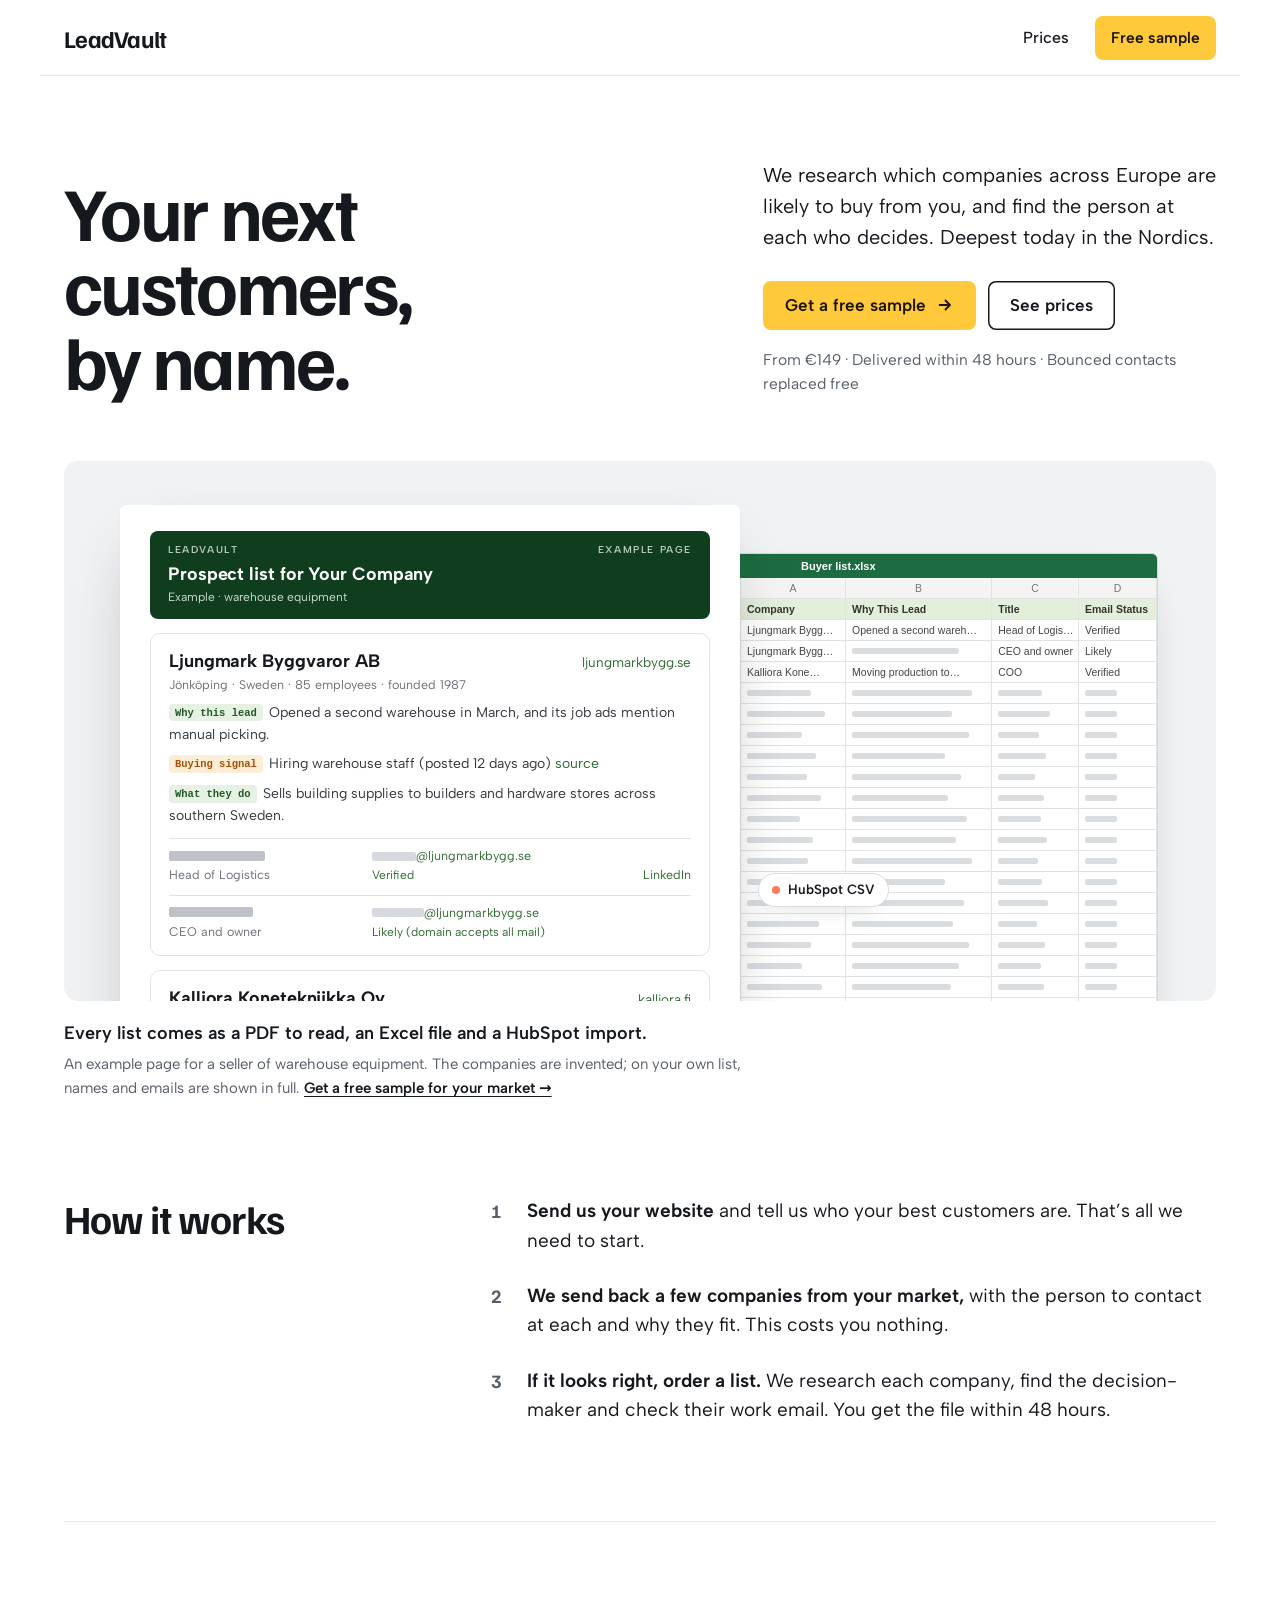
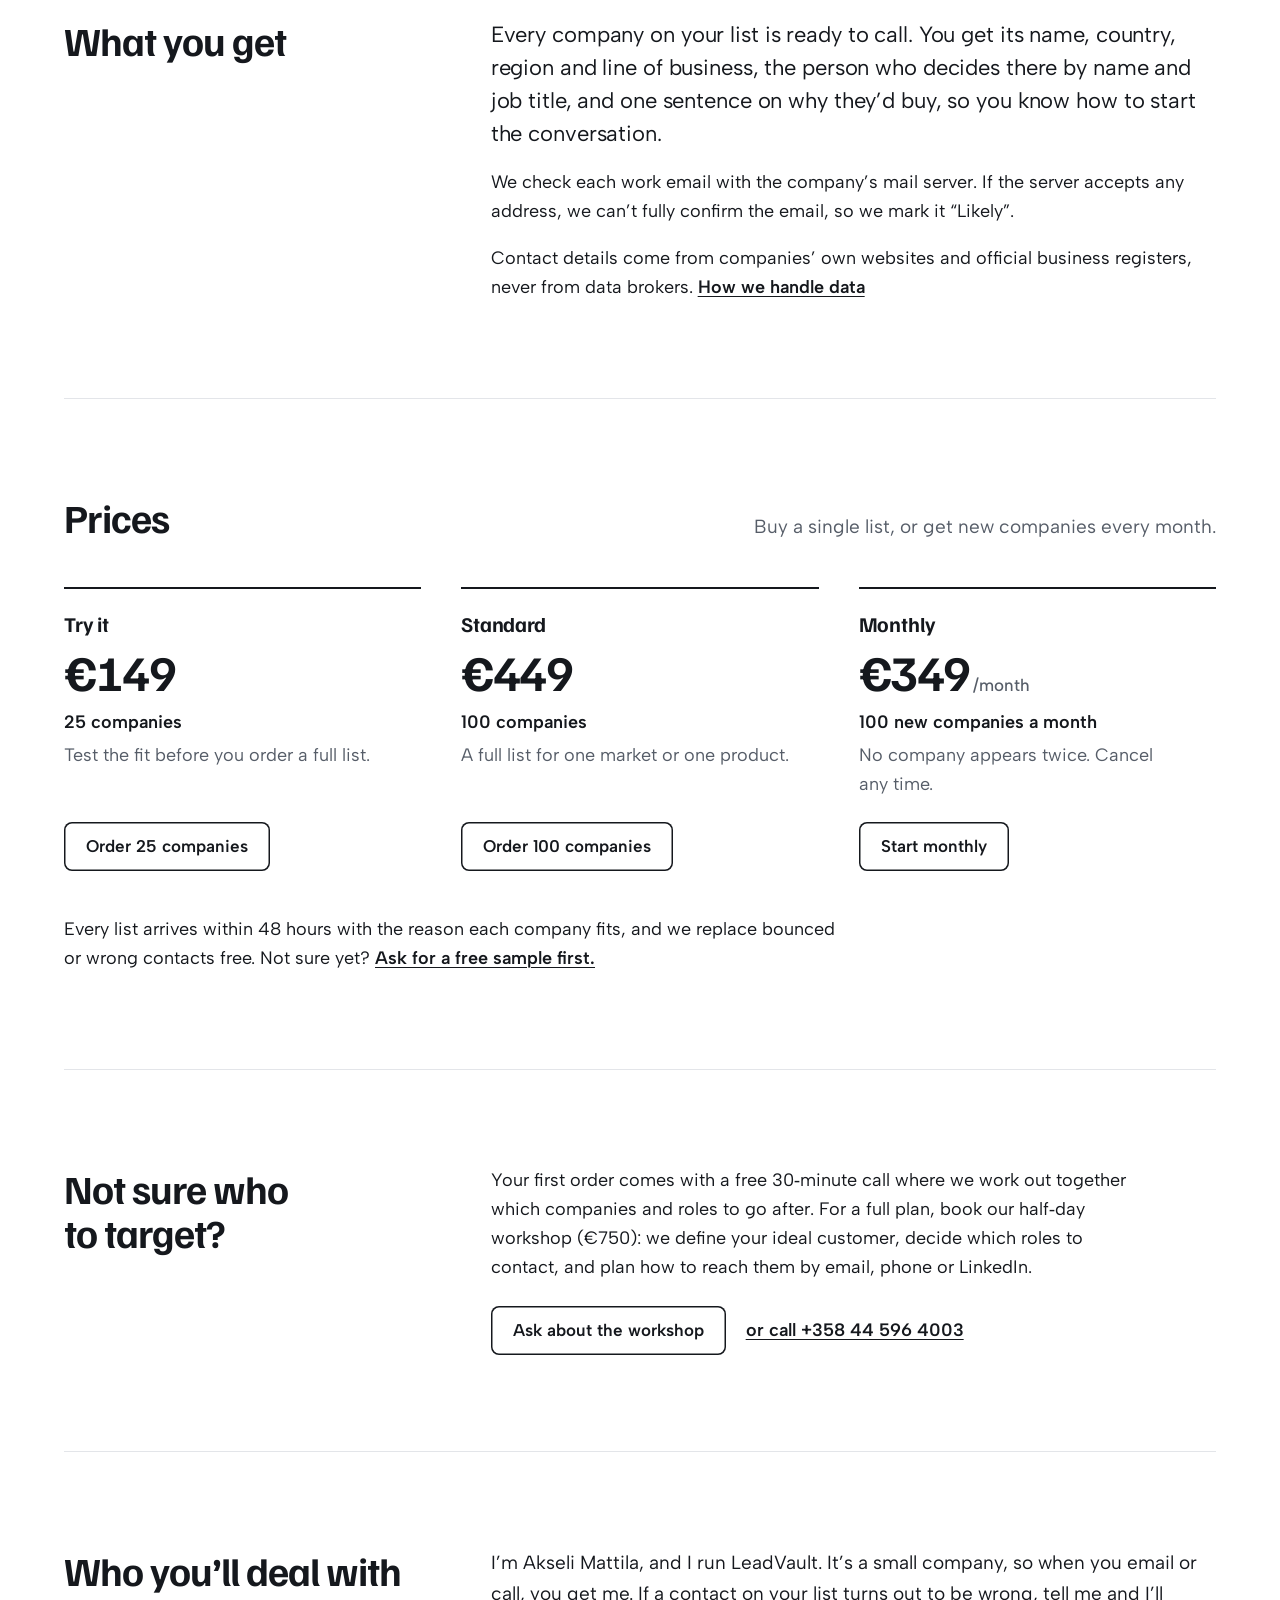
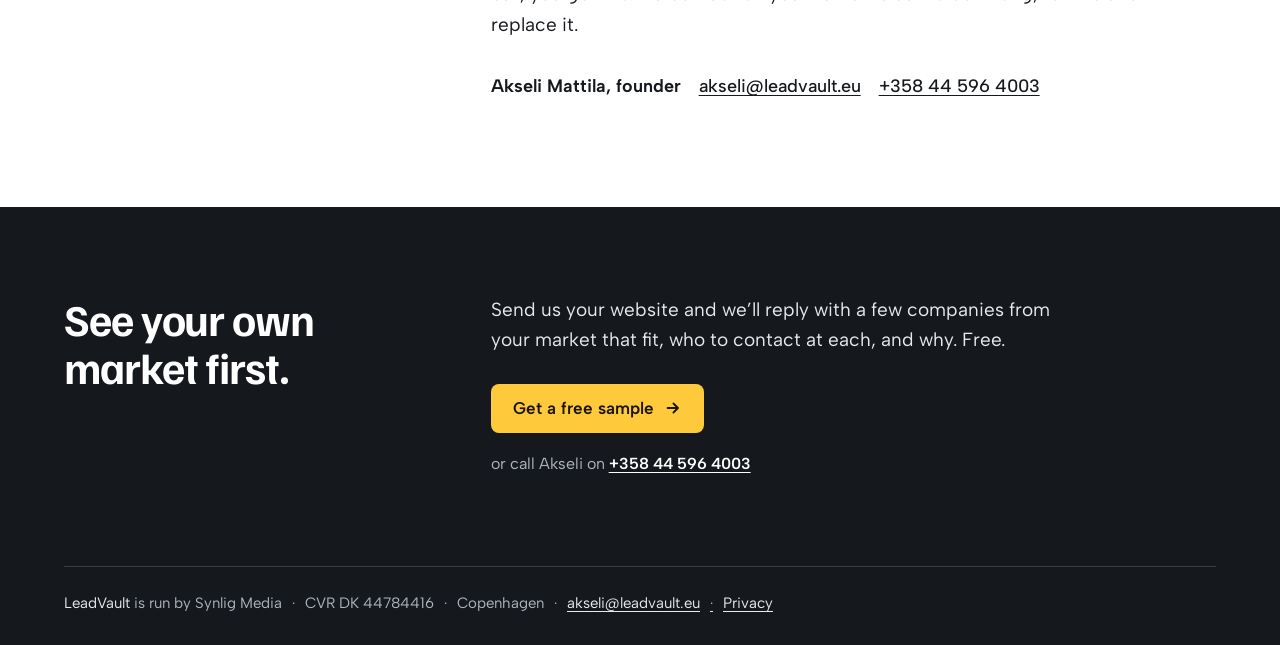
<file: index.html>
<!doctype html>
<html lang="en">
<head>
<meta charset="utf-8">
<meta name="viewport" content="width=device-width, initial-scale=1">
<meta name="color-scheme" content="light dark">
<title>LeadVault | Researched B2B buyer lists</title>
<meta name="description" content="The companies most likely to buy what you sell, with the person who decides at each, a checked work email and the reason each one fits. Free sample first. From €149.">
<link rel="canonical" href="https://leadvault.eu/">
<meta name="theme-color" content="#15181D">
<link rel="icon" href="data:image/svg+xml,%3Csvg xmlns='http://www.w3.org/2000/svg' viewBox='0 0 32 32'%3E%3Crect width='32' height='32' rx='7' fill='%2315181D'/%3E%3Cpath d='M11 8v16h11' fill='none' stroke='%23FFC93C' stroke-width='3.5'/%3E%3C/svg%3E">
<link rel="preload" href="fonts/familjen-grotesk.woff2" as="font" type="font/woff2" crossorigin>
<link rel="preload" href="fonts/albert-sans.woff2" as="font" type="font/woff2" crossorigin>
<link rel="stylesheet" href="site.css">
<style>
:root{--desk:#F1F2F4}
@media (prefers-color-scheme:dark){:root:not([data-theme="light"]){--desk:#1A1D22}}
:root[data-theme="dark"]{--desk:#1A1D22}
/* ---------- hero ---------- */
.hero{padding:84px 0 0;overflow:hidden}
.hero-top{display:grid;grid-template-columns:minmax(0,7fr) minmax(0,5fr);gap:24px 64px;align-items:end}
h1{font:700 76px/.98 var(--display);letter-spacing:-.035em;max-width:9.5em}
.sub{font-size:20px;line-height:1.55;max-width:30em}
.ctas{display:flex;gap:12px;flex-wrap:wrap;margin-top:28px}
.facts-line{margin-top:18px;font-size:15.5px;color:var(--muted)}

/* ---------- the product picture: a PDF page on a desk, spreadsheet behind ---------- */
.shot{margin-top:64px}
.stage{position:relative;height:540px;overflow:hidden;border-radius:14px;background:var(--desk);padding:44px 56px 0}
.paper{position:relative;z-index:2;width:min(620px,100%);background:#fff;color:#33373D;border-radius:6px 6px 0 0;
  box-shadow:0 1px 2px rgba(20,24,29,.06),0 28px 64px -26px rgba(20,24,29,.38);padding:26px 30px 0;font:400 14px/1.55 var(--text)}
.pg-band{margin-bottom:14px;border-radius:8px;background:#0F3D1E;color:#fff;padding:14px 18px 13px}
.pg-kick{display:flex;justify-content:space-between;gap:12px;font:600 10px/1 var(--text);letter-spacing:.16em;text-transform:uppercase;color:#B7CCBC}
.pg-title{margin-top:8px;font:700 18px/1.25 var(--text);letter-spacing:-.005em}
.pg-sub{margin-top:3px;font-size:12px;line-height:1.4;color:#CFDDD2}
.card{border:1px solid #E1E3E6;border-radius:10px;padding:16px 18px 4px}
.card + .card{margin-top:14px}
.c-top{display:flex;justify-content:space-between;align-items:baseline;gap:12px}
.c-name{font:700 18px/1.25 var(--text);color:#15181D;letter-spacing:-.005em}
.c-web,.src,.em-d,.st,.li{color:#2E6A31}
.c-web{font-size:13.5px;white-space:nowrap}
.c-meta{margin-top:2px;font-size:12.5px;color:#6B7078}
.c-line{margin-top:8px}
.tag{display:inline-block;margin-right:6px;padding:3px 6px 2px;border-radius:4px;background:#E5F1E3;color:#245829;
  font:700 10.5px/1.2 ui-monospace,SFMono-Regular,Menlo,Consolas,"Liberation Mono",monospace;vertical-align:1px;white-space:nowrap}
.tag.sig{background:#FCEED6;color:#A4500B}
.ppl{margin-top:12px}
.pp{display:grid;grid-template-columns:minmax(0,1fr) minmax(0,1.3fr) 60px;column-gap:16px;border-top:1px solid #E1E3E6;padding:8px 0 10px;font-size:12.5px;line-height:1.5}
.pp .tt{color:#6B7078}
.pp .st{font-size:12px}
.pp .nm{grid-area:1/1}.pp .em{grid-area:1/2}.pp .tt{grid-area:2/1}.pp .st{grid-area:2/2}
.pp .li{grid-column:3;grid-row:1/3;align-self:end;text-align:right}
.bar{display:inline-block;height:.74em;border-radius:2px;background:#D6D9DD;vertical-align:-.04em}
.nm .bar{background:#BEC2C8;height:.8em}
.xl{position:absolute;z-index:1;top:92px;left:calc(56px + 598px);width:min(440px,calc(100% - 56px - 598px - 32px));background:#fff;border:1px solid #D3D6DA;border-radius:6px;overflow:hidden;
  box-shadow:0 18px 44px -24px rgba(20,24,29,.32);font:400 11px/1 Aptos,Calibri,Carlito,"Segoe UI",Arial,sans-serif;color:#444}
.xl-bar{height:24px;background:#1D6B40;color:#fff;display:flex;align-items:center;padding:0 10px 0 82px;font-weight:600;font-size:11px}
.xl-grid{display:grid;grid-template-columns:22px 1.15fr 1.6fr .95fr 78px;font-size:10.5px}
.xl-grid span{height:21px;border-right:1px solid #E3E3E3;border-bottom:1px solid #E3E3E3;display:flex;align-items:center;padding:0 6px;overflow:hidden;white-space:nowrap}
.xl-grid .rh{background:#F4F4F4;color:#777;justify-content:center;padding:0}
.xl-grid .hd{background:#E2EFDA;font-weight:700;color:#333}
.xl-grid i{display:block;height:6px;border-radius:2px;background:#DADDE0}
.chip{position:absolute;z-index:3;display:inline-flex;align-items:center;gap:8px;padding:9px 13px;border-radius:999px;background:#fff;color:#15181D;
  border:1px solid #DADDE1;box-shadow:0 10px 24px -14px rgba(20,24,29,.4);font:600 13.5px/1 var(--text);white-space:nowrap}
.chip::before{content:"";width:8px;height:8px;border-radius:50%;background:#FF7A59}
.chip.hs{top:412px;left:calc(56px + 598px + 40px)}
.chip.xls{display:none}
.chip.xls::before{background:#1D6B40}
.shot figcaption{margin-top:18px;max-width:46em;font-size:15px;color:var(--muted)}
.shot figcaption a{font-weight:600;color:var(--ink);white-space:nowrap}
.shot figcaption b{display:block;margin-bottom:4px;font-size:18px;font-weight:600;color:var(--ink)}
@media (prefers-color-scheme:dark){:root:not([data-theme="light"]) .paper{box-shadow:none}:root:not([data-theme="light"]) .xl,:root:not([data-theme="light"]) .chip{box-shadow:none;border-color:#3A3F47}}
:root[data-theme="dark"] .paper{box-shadow:none}
:root[data-theme="dark"] .xl,:root[data-theme="dark"] .chip{box-shadow:none;border-color:#3A3F47}

/* ---------- how it works / what you get ---------- */
.inner{display:grid;grid-template-columns:minmax(0,4fr) minmax(0,8fr);gap:24px 64px}
.seq{list-style:none;padding:0;counter-reset:s;display:grid;gap:26px;max-width:40em}
.seq li{counter-increment:s;display:grid;grid-template-columns:36px minmax(0,1fr);font-size:19px;line-height:1.55}
.seq li::before{content:counter(s);font:700 19px/1.55 var(--display);color:var(--muted)}
.seq b{font-weight:650}
.prose{max-width:40em}
.prose p{font-size:18px;line-height:1.62}
.prose p + p{margin-top:18px}
.prose .big{font-size:22px;line-height:1.5;letter-spacing:-.005em}
.prose a{font-weight:600}

/* ---------- prices ---------- */
.prices-head{display:flex;flex-wrap:wrap;align-items:baseline;justify-content:space-between;gap:10px 40px}
.prices-head p{font-size:19px;color:var(--muted)}
.plans{margin-top:44px;display:grid;grid-template-columns:repeat(3,minmax(0,1fr));gap:40px}
.plan{display:flex;flex-direction:column;border-top:2px solid var(--rule);padding-top:22px}
.plan h3{font:700 21px/1.2 var(--display);letter-spacing:-.01em}
.price{margin-top:10px;font:700 50px/1 var(--display);letter-spacing:-.03em;font-variant-numeric:tabular-nums}
.price small{font:500 17px/1 var(--text);letter-spacing:0;color:var(--muted);margin-left:3px}
.qty{margin-top:12px;font-weight:600}
.desc{margin-top:4px;color:var(--muted);flex:1}
.plan .btn{margin-top:24px;align-self:start}
.terms{margin-top:44px;max-width:44em;font-size:18px}
.terms a{font-weight:600}

/* ---------- ideal customer + outreach help ---------- */
.help .prose p{max-width:36em}
.help .cta-row{margin-top:24px;display:flex;flex-wrap:wrap;align-items:center;gap:12px 20px}
.help .cta-row a:not(.btn){font-weight:600;display:inline-block;padding:10px 0}

/* ---------- founder ---------- */
.about .prose p{font-size:19px}
.sign{margin-top:22px;display:flex;flex-wrap:wrap;align-items:baseline;gap:0 18px}
.sign b{font-weight:650}
.sign a{display:inline-block;padding:10px 0;font-weight:500}

/* ---------- closing call ---------- */
.close{padding:88px 0 64px}
.close .inner{align-items:start}
.close h2{color:#fff;font-size:44px}
.close p{font-size:19px;max-width:30em;color:var(--on-dark)}
.close .btn{margin-top:28px}
.close .alt{margin-top:18px;font-size:16px;color:var(--on-dark-muted)}
.close .alt a{color:#fff;font-weight:600;display:inline-block;padding:10px 0;margin:-10px 0}
.band .foot .wrap > p{border-top:1px solid var(--dark-line);padding-top:24px}

/* ---------- tablet ---------- */
@media (max-width:1060px){
  h1{font-size:64px}
  .hero-top{grid-template-columns:minmax(0,1fr)}
  .sub{max-width:34em}
  .inner{grid-template-columns:minmax(0,1fr)}
  .plans{gap:28px}
  .price{font-size:42px}
  .stage{height:520px;padding:36px 40px 0}
  .paper{width:calc(100% - 150px);max-width:620px}
  .xl{left:auto;right:14px;width:200px;top:80px}
  .xl .cB,.xl .cC{display:none}
  .xl-grid{grid-template-columns:22px minmax(0,1fr) 72px}
  .chip.hs{left:auto;right:30px;top:372px}
}
@media (max-width:860px){
  .plans{grid-template-columns:minmax(0,1fr);gap:0;margin-top:28px}
  .plan{display:grid;grid-template-columns:minmax(0,1fr) auto;column-gap:16px;align-items:baseline;border-top:1px solid var(--line);padding:22px 0 24px}
  .plan:first-child{border-top:2px solid var(--rule)}
  .plan h3{grid-column:1;grid-row:1}
  .price{grid-column:2;grid-row:1;margin-top:0;font-size:34px}
  .price small{font-size:15px}
  .qty,.desc,.plan .btn{grid-column:1/-1}
  .qty{margin-top:4px}
  .desc{margin-top:2px}
  .plan .btn{margin-top:14px;justify-self:start}
}

/* ---------- phone ---------- */
@media (max-width:720px){
  .hero{padding-top:36px}
  h1{font-size:44px;line-height:1;letter-spacing:-.032em}
  .hero-top{gap:18px}
  .sub{font-size:18px}
  .ctas{margin-top:24px;gap:10px}
  .ctas .btn{flex:1 1 auto}
  .facts-line{font-size:15px}
  .shot{margin-top:36px}
  .stage{height:auto;padding:14px 12px 12px;border-radius:12px;display:flex;flex-wrap:wrap;justify-content:flex-end;gap:8px}
  .paper{flex:0 0 100%;width:100%;max-width:none;border-radius:6px;padding:12px 12px 12px;font-size:13.5px;line-height:1.5}
  .pg-band{margin-bottom:8px;border-radius:6px;padding:8px 12px 9px}
  .pg-kick{font-size:9.5px}
  .pg-title{margin-top:6px;font-size:15px}
  .pg-sub,.fd{display:none}
  .card{padding:13px 13px 2px;border-radius:8px}
  .card + .card{display:none}
  .c-top{flex-wrap:wrap;gap:0 10px}
  .c-name{font-size:16.5px}
  .c-web{font-size:12.5px}
  .c-meta{font-size:12px}
  .c-line{margin-top:7px}
  .tag{font-size:10px;margin-right:5px}
  .pp{grid-template-columns:minmax(0,.9fr) minmax(0,1.25fr);column-gap:10px;font-size:12px}
  .pp .st{font-size:11.5px}
  .pp .em{white-space:nowrap}
  .pp .em .bar{width:26px!important}
  .pp .li{grid-column:1;grid-row:3;align-self:start;text-align:left}
  .xl{display:none}
  .chip{padding:8px 11px;font-size:12.5px}
  .chip{position:static;box-shadow:none}
  .chip.xls{display:inline-flex}
  .shot figcaption{font-size:14.5px;padding-right:4px}
  .shot figcaption b{font-size:16.5px}
  .help .cta-row{margin-top:20px;gap:6px 16px}
  .help .cta-row .btn{flex:1 1 100%}
  .seq{gap:18px}
  .seq li{grid-template-columns:28px minmax(0,1fr);font-size:17.5px}
  .seq li::before{font-size:17.5px}
  .prose p{font-size:17px}
  .prose p + p{margin-top:14px}
  .inner{gap:18px}
  .prose .big{font-size:19px}
  .prices-head p{font-size:17px}
  .terms{margin-top:22px;font-size:17px}
  .about .prose p{font-size:17.5px}
  .sign{margin-top:14px}
  .sign b{flex-basis:100%}
  .close{padding:52px 0 40px}
  .close .inner{gap:16px}
  .close h2{font-size:31px}
  .close p{font-size:17.5px}
  .close .btn{width:100%;margin-top:24px}
}
</style>
</head>
<body>
<a class="skip" href="#main">Skip to content</a>

<header class="nav"><div class="wrap">
  <a class="logo" href="#top">LeadVault</a>
  <div class="nav-end">
    <a class="nav-link" href="#prices">Prices</a>
    <a class="btn btn-sun btn-sm" href="mailto:akseli@leadvault.eu?subject=Free%20sample&amp;body=Our%20website%3A%20%0D%0AWhat%20we%20sell%3A%20%0D%0ACountries%20we%20want%3A%20">Free sample</a>
  </div>
</div></header>

<main id="main">

<section class="hero" id="top"><div class="wrap">
  <div class="hero-top">
    <h1>Your next customers, by&nbsp;name.</h1>
    <div>
      <p class="sub">We research which companies across Europe are likely to buy from you, and find the person at each who decides. Deepest today in the Nordics.</p>
      <div class="ctas">
        <a class="btn btn-sun" href="mailto:akseli@leadvault.eu?subject=Free%20sample&amp;body=Our%20website%3A%20%0D%0AWhat%20we%20sell%3A%20%0D%0ACountries%20we%20want%3A%20">Get a free sample <svg viewBox="0 0 20 20" aria-hidden="true"><path d="M4 10h11m-4.5-5 5 5-5 5" fill="none" stroke="currentColor" stroke-width="2" stroke-linecap="round" stroke-linejoin="round"/></svg></a>
        <a class="btn btn-line" href="#prices">See prices</a>
      </div>
      <p class="facts-line">From &euro;149 &middot; Delivered within 48&nbsp;hours &middot; Bounced contacts replaced free</p>
    </div>
  </div>

  <figure class="shot">
    <div class="stage" role="img" aria-label="An example page from a LeadVault PDF prospect list, with an Excel sheet and a HubSpot CSV file beside it. The page shows a company card for an invented building-supplies wholesaler in Jönköping, Sweden: why it is a lead (it opened a second warehouse in March and its job ads mention manual picking), a buying signal (hiring warehouse staff), what it does, and two contacts, a Head of Logistics with a verified email and a CEO whose email is marked likely. Person names and email addresses are hidden.">
      <div class="xl" aria-hidden="true">
        <div class="xl-bar">Buyer list.xlsx</div>
        <div class="xl-grid">
          <span class="rh"></span><span class="rh">A</span><span class="rh cB">B</span><span class="rh cC">C</span><span class="rh">D</span>
          <span class="rh">1</span><span class="hd">Company</span><span class="hd cB">Why This Lead</span><span class="hd cC">Title</span><span class="hd">Email Status</span>
          <span class="rh">2</span><span>Ljungmark Bygg&hellip;</span><span class="cB">Opened a second wareh&hellip;</span><span class="cC">Head of Logis&hellip;</span><span>Verified</span>
          <span class="rh">3</span><span>Ljungmark Bygg&hellip;</span><span class="cB"><i style="width:80%"></i></span><span class="cC">CEO and owner</span><span>Likely</span>
          <span class="rh">4</span><span>Kalliora Kone&hellip;</span><span class="cB">Moving production to&hellip;</span><span class="cC">COO</span><span>Verified</span>
          <span class="rh">5</span><span><i style="width:70%"></i></span><span class="cB"><i style="width:90%"></i></span><span class="cC"><i style="width:60%"></i></span><span><i style="width:50%"></i></span>
          <span class="rh">6</span><span><i style="width:85%"></i></span><span class="cB"><i style="width:75%"></i></span><span class="cC"><i style="width:70%"></i></span><span><i style="width:50%"></i></span>
          <span class="rh">7</span><span><i style="width:60%"></i></span><span class="cB"><i style="width:88%"></i></span><span class="cC"><i style="width:55%"></i></span><span><i style="width:50%"></i></span>
          <span class="rh">8</span><span><i style="width:75%"></i></span><span class="cB"><i style="width:70%"></i></span><span class="cC"><i style="width:65%"></i></span><span><i style="width:50%"></i></span>
          <span class="rh">9</span><span><i style="width:65%"></i></span><span class="cB"><i style="width:82%"></i></span><span class="cC"><i style="width:50%"></i></span><span><i style="width:50%"></i></span>
          <span class="rh">10</span><span><i style="width:80%"></i></span><span class="cB"><i style="width:72%"></i></span><span class="cC"><i style="width:62%"></i></span><span><i style="width:50%"></i></span>
          <span class="rh">11</span><span><i style="width:58%"></i></span><span class="cB"><i style="width:86%"></i></span><span class="cC"><i style="width:58%"></i></span><span><i style="width:50%"></i></span>
          <span class="rh">12</span><span><i style="width:72%"></i></span><span class="cB"><i style="width:78%"></i></span><span class="cC"><i style="width:66%"></i></span><span><i style="width:50%"></i></span>
          <span class="rh">13</span><span><i style="width:66%"></i></span><span class="cB"><i style="width:90%"></i></span><span class="cC"><i style="width:54%"></i></span><span><i style="width:50%"></i></span>
          <span class="rh">14</span><span><i style="width:84%"></i></span><span class="cB"><i style="width:70%"></i></span><span class="cC"><i style="width:60%"></i></span><span><i style="width:50%"></i></span>
          <span class="rh">15</span><span><i style="width:62%"></i></span><span class="cB"><i style="width:84%"></i></span><span class="cC"><i style="width:68%"></i></span><span><i style="width:50%"></i></span>
          <span class="rh">16</span><span><i style="width:78%"></i></span><span class="cB"><i style="width:76%"></i></span><span class="cC"><i style="width:52%"></i></span><span><i style="width:50%"></i></span>
          <span class="rh">17</span><span><i style="width:70%"></i></span><span class="cB"><i style="width:88%"></i></span><span class="cC"><i style="width:64%"></i></span><span><i style="width:50%"></i></span>
          <span class="rh">18</span><span><i style="width:60%"></i></span><span class="cB"><i style="width:80%"></i></span><span class="cC"><i style="width:58%"></i></span><span><i style="width:50%"></i></span>
          <span class="rh">19</span><span><i style="width:82%"></i></span><span class="cB"><i style="width:74%"></i></span><span class="cC"><i style="width:62%"></i></span><span><i style="width:50%"></i></span>
          <span class="rh">20</span><span><i style="width:68%"></i></span><span class="cB"><i style="width:86%"></i></span><span class="cC"><i style="width:56%"></i></span><span><i style="width:50%"></i></span>
          <span class="rh">21</span><span><i style="width:74%"></i></span><span class="cB"><i style="width:72%"></i></span><span class="cC"><i style="width:66%"></i></span><span><i style="width:50%"></i></span>
          <span class="rh">22</span><span><i style="width:64%"></i></span><span class="cB"><i style="width:90%"></i></span><span class="cC"><i style="width:52%"></i></span><span><i style="width:50%"></i></span>
          <span class="rh">23</span><span><i style="width:80%"></i></span><span class="cB"><i style="width:78%"></i></span><span class="cC"><i style="width:60%"></i></span><span><i style="width:50%"></i></span>
          <span class="rh">24</span><span><i style="width:66%"></i></span><span class="cB"><i style="width:84%"></i></span><span class="cC"><i style="width:64%"></i></span><span><i style="width:50%"></i></span>
        </div>
      </div>
      <div class="paper" aria-hidden="true">
        <div class="pg-band"><div class="pg-kick"><span>LeadVault</span><span>Example page</span></div><p class="pg-title">Prospect list for Your Company</p><p class="pg-sub">Example &middot; warehouse equipment</p></div>
        <div class="card">
          <div class="c-top"><span class="c-name">Ljungmark Byggvaror AB</span><span class="c-web">ljungmarkbygg.se</span></div>
          <p class="c-meta">J&ouml;nk&ouml;ping &middot; Sweden &middot; 85 employees<span class="fd"> &middot; founded 1987</span></p>
          <p class="c-line"><span class="tag">Why this lead</span>Opened a second warehouse in March, and its job ads mention manual picking.</p>
          <p class="c-line"><span class="tag sig">Buying signal</span>Hiring warehouse staff (posted 12 days ago) <span class="src">source</span></p>
          <p class="c-line"><span class="tag">What they do</span>Sells building supplies to builders and hardware stores across southern Sweden.</p>
          <div class="ppl">
            <div class="pp"><span class="nm"><span class="bar" style="width:96px"></span></span><span class="em"><span class="bar" style="width:44px"></span><span class="em-d">@ljungmarkbygg.se</span></span><span class="li">LinkedIn</span><span class="tt">Head of Logistics</span><span class="st">Verified</span></div>
            <div class="pp"><span class="nm"><span class="bar" style="width:84px"></span></span><span class="em"><span class="bar" style="width:52px"></span><span class="em-d">@ljungmarkbygg.se</span></span><span class="tt">CEO and owner</span><span class="st">Likely (domain accepts all mail)</span></div>
          </div>
        </div>
        <div class="card">
          <div class="c-top"><span class="c-name">Kalliora Konetekniikka Oy</span><span class="c-web">kalliora.fi</span></div>
          <p class="c-meta">Tampere &middot; Finland &middot; 140 employees &middot; founded 1972</p>
          <p class="c-line"><span class="tag">Why this lead</span>Moving production to a larger site in Tampere next year, according to its annual report.</p>
          <p class="c-line"><span class="tag">What they do</span>Builds packaging machines for food producers.</p>
          <div class="ppl">
            <div class="pp"><span class="nm"><span class="bar" style="width:78px"></span></span><span class="em"><span class="bar" style="width:40px"></span><span class="em-d">@kalliora.fi</span></span><span class="li">LinkedIn</span><span class="tt">COO</span><span class="st">Verified</span></div>
          </div>
        </div>
      </div>
      <span class="chip xls" aria-hidden="true">Excel</span>
      <span class="chip hs" aria-hidden="true">HubSpot CSV</span>
    </div>
    <figcaption><b>Every list comes as a PDF to read, an Excel file and a HubSpot import.</b>An example page for a seller of warehouse equipment. The companies are invented; on your own list, names and emails are shown in full. <a href="mailto:akseli@leadvault.eu?subject=Free%20sample&amp;body=Our%20website%3A%20%0D%0AWhat%20we%20sell%3A%20%0D%0ACountries%20we%20want%3A%20">Get a free sample for your market&nbsp;&rarr;</a></figcaption>
  </figure>
</div></section>

<section class="sec" id="how" aria-labelledby="how-h"><div class="wrap"><div class="inner">
  <h2 id="how-h">How it works</h2>
  <ol class="seq">
    <li><span><b>Send us your website</b> and tell us who your best customers are. That&rsquo;s all we need to start.</span></li>
    <li><span><b>We send back a few companies from your market,</b> with the person to contact at each and why they fit. This costs you nothing.</span></li>
    <li><span><b>If it looks right, order a list.</b> We research each company, find the decision-maker and check their work email. You get the file within 48&nbsp;hours.</span></li>
  </ol>
</div></div></section>

<section class="sec" id="list" aria-labelledby="list-h"><div class="wrap"><div class="inner">
  <h2 id="list-h">What you get</h2>
  <div class="prose">
    <p class="big">Every company on your list is ready to call. You get its name, country, region and line of business, the person who decides there by name and job title, and one sentence on why they&rsquo;d buy, so you know how to start the conversation.</p>
    <p>We check each work email with the company&rsquo;s mail server. If the server accepts any address, we can&rsquo;t fully confirm the email, so we mark it &ldquo;Likely&rdquo;.</p>
    <p>Contact details come from companies&rsquo; own websites and official business registers, never from data brokers. <a href="privacy.html">How we handle data</a></p>
  </div>
</div></div></section>

<section class="sec" id="prices" aria-labelledby="prices-h"><div class="wrap"><div>
  <div class="prices-head">
    <h2 id="prices-h">Prices</h2>
    <p>Buy a single list, or get new companies every month.</p>
  </div>
  <div class="plans">
    <article class="plan">
      <h3>Try it</h3>
      <p class="price">&euro;149</p>
      <p class="qty">25 companies</p>
      <p class="desc">Test the fit before you order a full list.</p>
      <a class="btn btn-line" href="mailto:akseli@leadvault.eu?subject=Order%3A%2025%20companies%20(%E2%82%AC149)&amp;body=Our%20website%3A%20%0D%0AWhat%20we%20sell%3A%20%0D%0ACountries%20we%20want%3A%20">Order 25 companies</a>
    </article>
    <article class="plan">
      <h3>Standard</h3>
      <p class="price">&euro;449</p>
      <p class="qty">100 companies</p>
      <p class="desc">A full list for one market or one product.</p>
      <a class="btn btn-line" href="mailto:akseli@leadvault.eu?subject=Order%3A%20100%20companies%20(%E2%82%AC449)&amp;body=Our%20website%3A%20%0D%0AWhat%20we%20sell%3A%20%0D%0ACountries%20we%20want%3A%20">Order 100 companies</a>
    </article>
    <article class="plan">
      <h3>Monthly</h3>
      <p class="price">&euro;349<small>/month</small></p>
      <p class="qty">100 new companies a month</p>
      <p class="desc">No company appears twice. Cancel any time.</p>
      <a class="btn btn-line" href="mailto:akseli@leadvault.eu?subject=Order%3A%20Monthly%2C%20100%20new%20companies%20a%20month%20(%E2%82%AC349)&amp;body=Our%20website%3A%20%0D%0AWhat%20we%20sell%3A%20%0D%0ACountries%20we%20want%3A%20">Start monthly</a>
    </article>
  </div>
  <p class="terms">Every list arrives within 48&nbsp;hours with the reason each company fits, and we replace bounced or wrong contacts free. Not sure yet? <a href="mailto:akseli@leadvault.eu?subject=Free%20sample&amp;body=Our%20website%3A%20%0D%0AWhat%20we%20sell%3A%20%0D%0ACountries%20we%20want%3A%20">Ask for a free sample first.</a></p>
</div></div></section>

<section class="sec help" id="help" aria-labelledby="help-h"><div class="wrap"><div class="inner">
  <h2 id="help-h">Not sure who to target?</h2>
  <div class="prose">
    <p>Your first order comes with a free 30&#8209;minute call where we work out together which companies and roles to go after. For a full plan, book our half&#8209;day workshop (&euro;750): we define your ideal customer, decide which roles to contact, and plan how to reach them by email, phone or LinkedIn.</p>
    <div class="cta-row">
      <a class="btn btn-line" href="mailto:akseli@leadvault.eu?subject=Workshop%3A%20Ideal%20customer%20and%20outreach%20plan%20(%E2%82%AC750)&amp;body=Our%20website%3A%20%0D%0AWhat%20we%20sell%3A%20%0D%0AWho%20we%20sell%20to%20today%3A%20">Ask about the workshop</a>
      <a href="tel:+358445964003">or call +358&nbsp;44&nbsp;596&nbsp;4003</a>
    </div>
  </div>
</div></div></section>

<section class="sec about" id="about" aria-labelledby="about-h"><div class="wrap"><div class="inner">
  <h2 id="about-h">Who you&rsquo;ll deal with</h2>
  <div class="prose">
    <p>I&rsquo;m Akseli Mattila, and I run LeadVault. It&rsquo;s a small company, so when you email or call, you get me. If a contact on your list turns out to be wrong, tell me and I&rsquo;ll replace it.</p>
    <div class="sign">
      <b>Akseli Mattila, founder</b>
      <a href="mailto:akseli@leadvault.eu">akseli@leadvault.eu</a>
      <a href="tel:+358445964003">+358 44 596 4003</a>
    </div>
  </div>
</div></div></section>

</main>

<div class="band">
  <section class="close" id="contact" aria-labelledby="close-h"><div class="wrap"><div class="inner">
    <h2 id="close-h">See your own market first.</h2>
    <div>
      <p>Send us your website and we&rsquo;ll reply with a few companies from your market that fit, who to contact at each, and why. Free.</p>
      <a class="btn btn-sun" href="mailto:akseli@leadvault.eu?subject=Free%20sample&amp;body=Our%20website%3A%20%0D%0AWhat%20we%20sell%3A%20%0D%0ACountries%20we%20want%3A%20">Get a free sample <svg viewBox="0 0 20 20" aria-hidden="true"><path d="M4 10h11m-4.5-5 5 5-5 5" fill="none" stroke="currentColor" stroke-width="2" stroke-linecap="round" stroke-linejoin="round"/></svg></a>
      <p class="alt">or call Akseli on <a href="tel:+358445964003">+358&nbsp;44&nbsp;596&nbsp;4003</a></p>
    </div>
  </div></div></section>
  <footer class="foot"><div class="wrap">
    <p><span><span class="name">LeadVault</span> is run by Synlig Media</span><span class="nw">CVR DK 44784416</span><span>Copenhagen</span><a href="mailto:akseli@leadvault.eu">akseli@leadvault.eu</a><a href="privacy.html">Privacy</a></p>
  </div></footer>
</div>
</body>
</html>
</file>
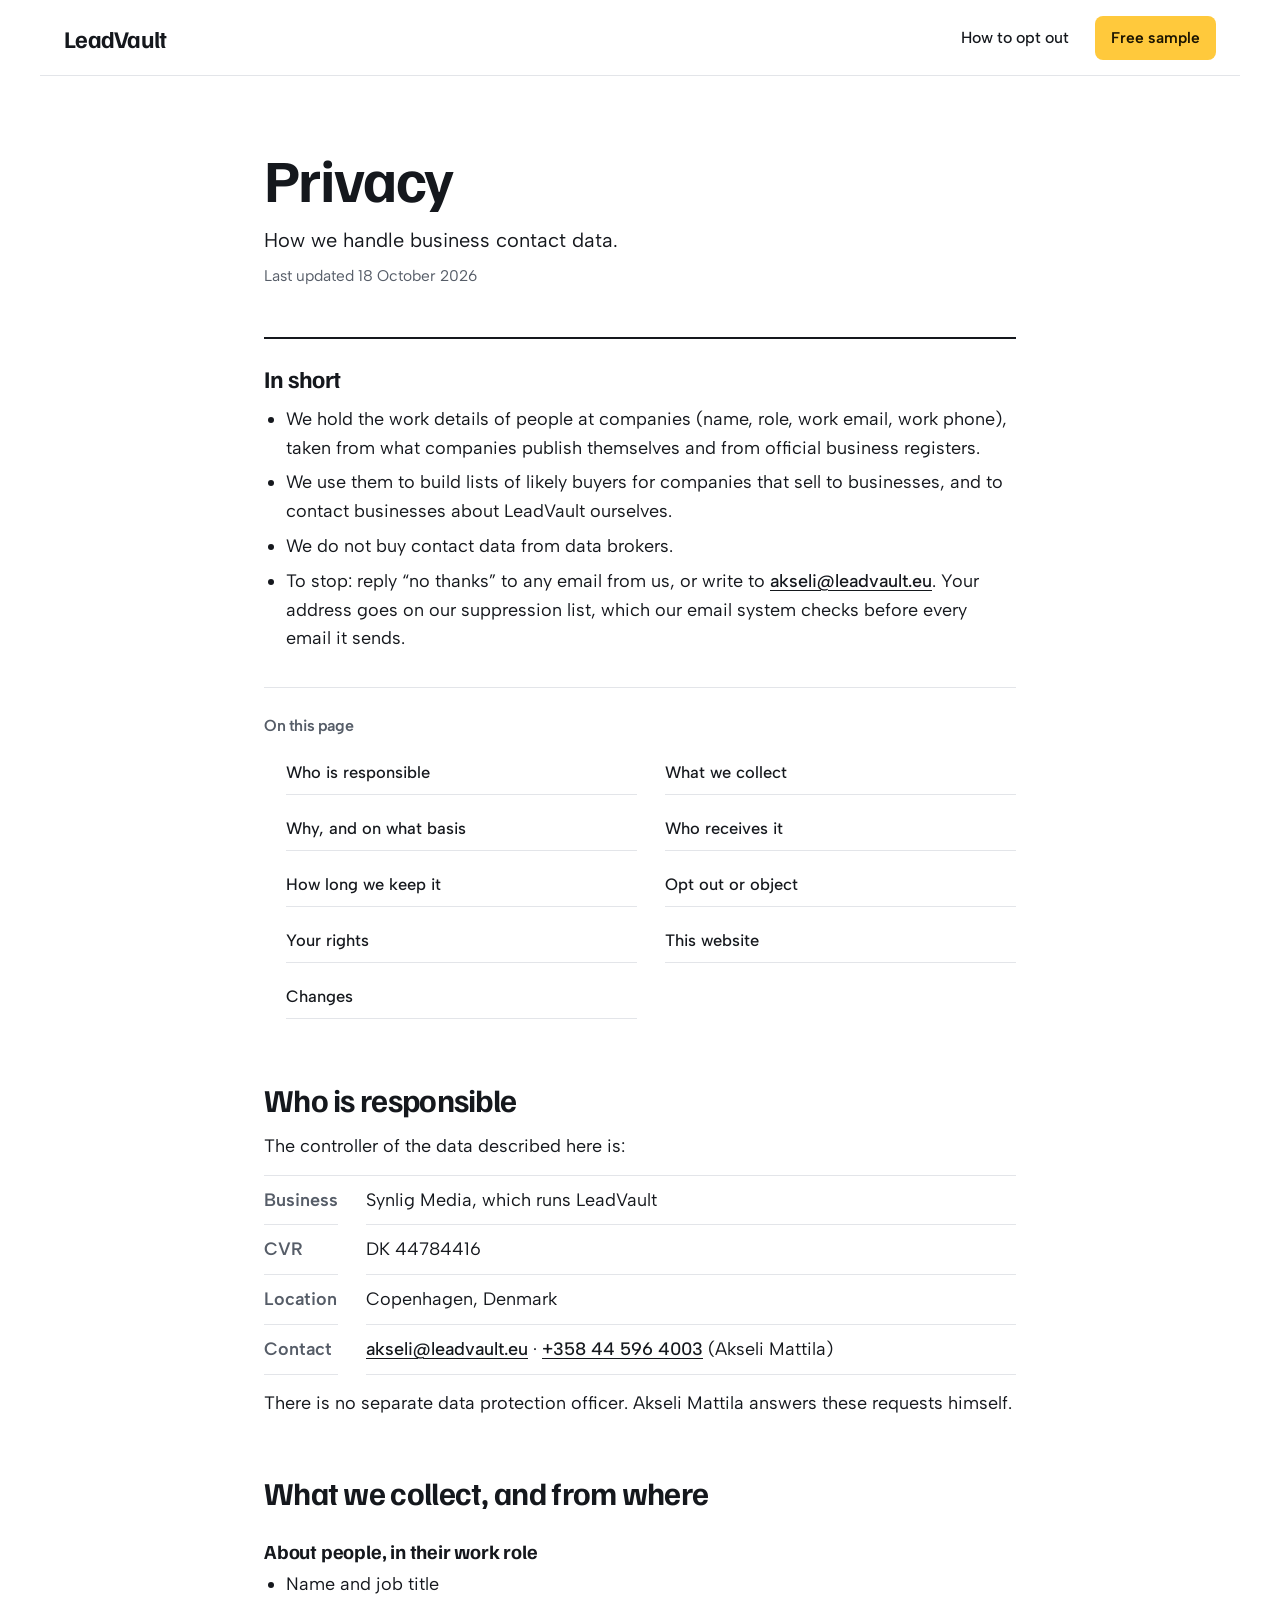
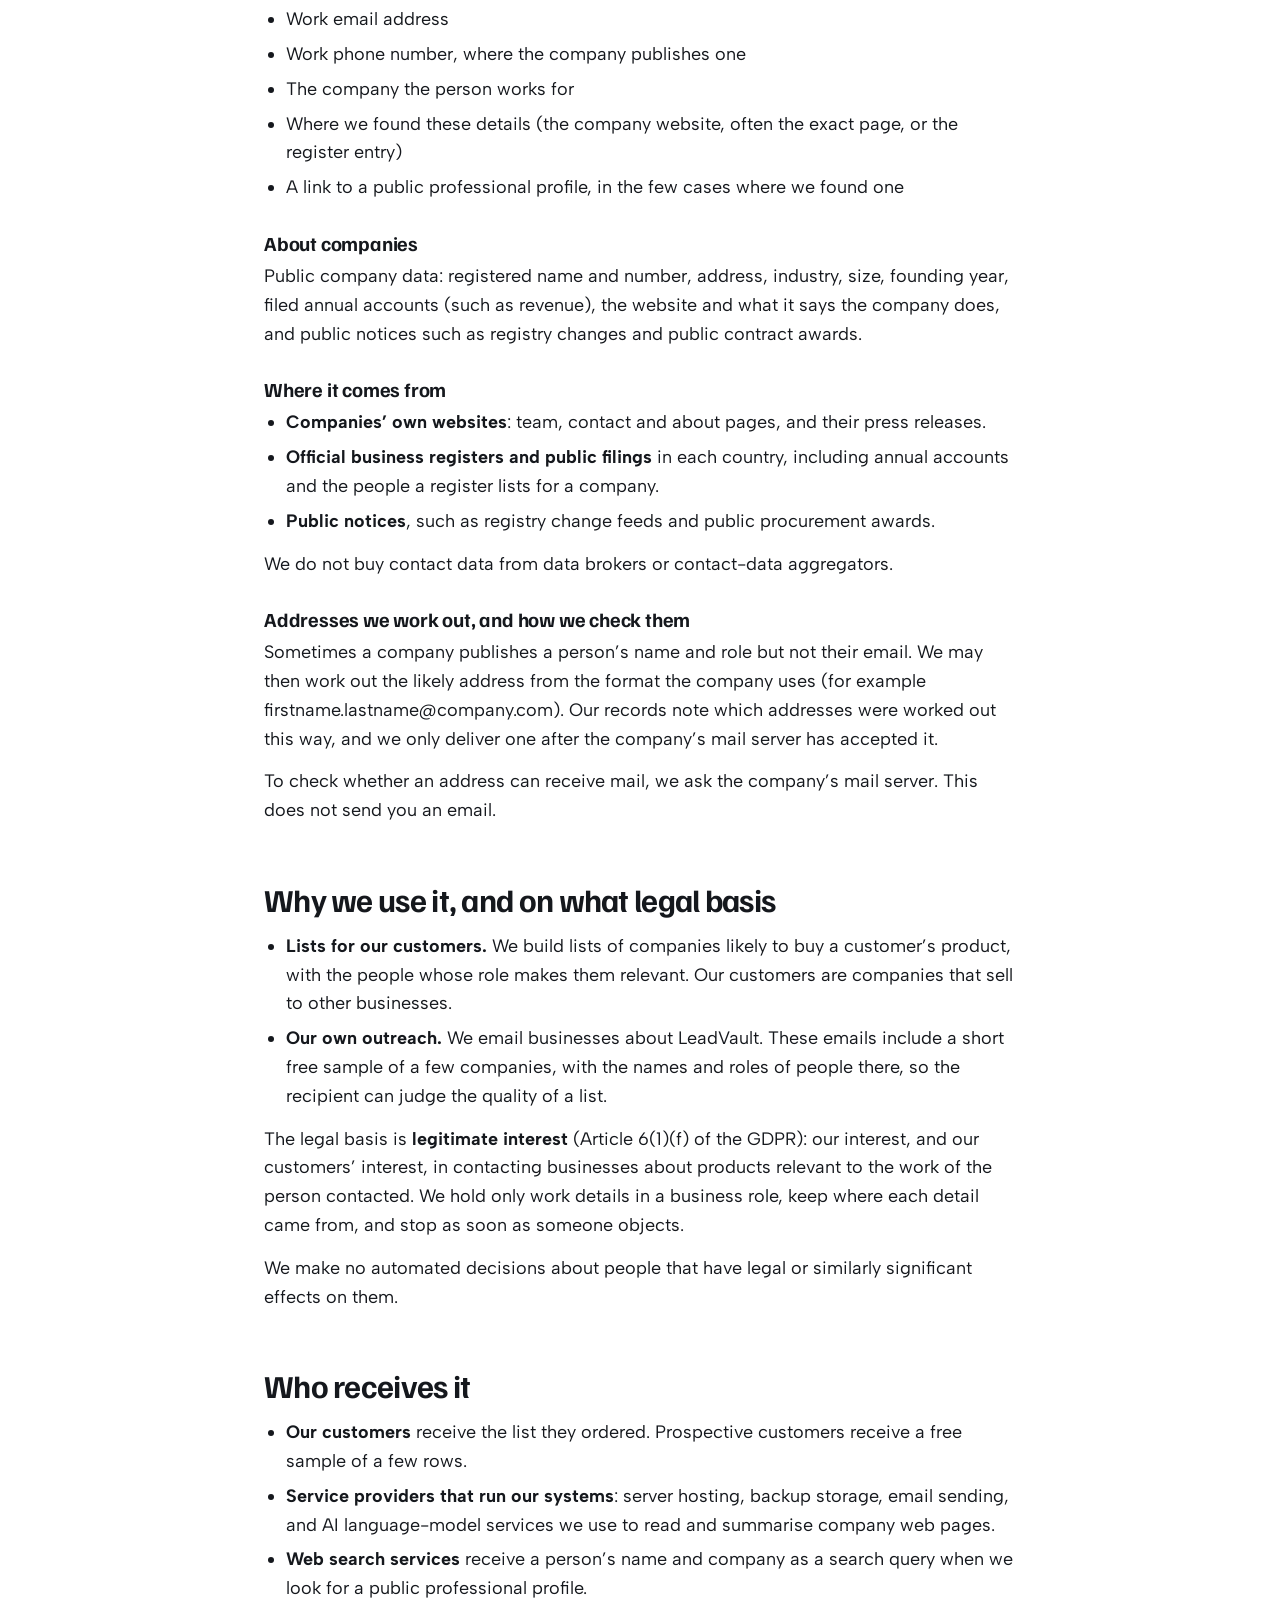
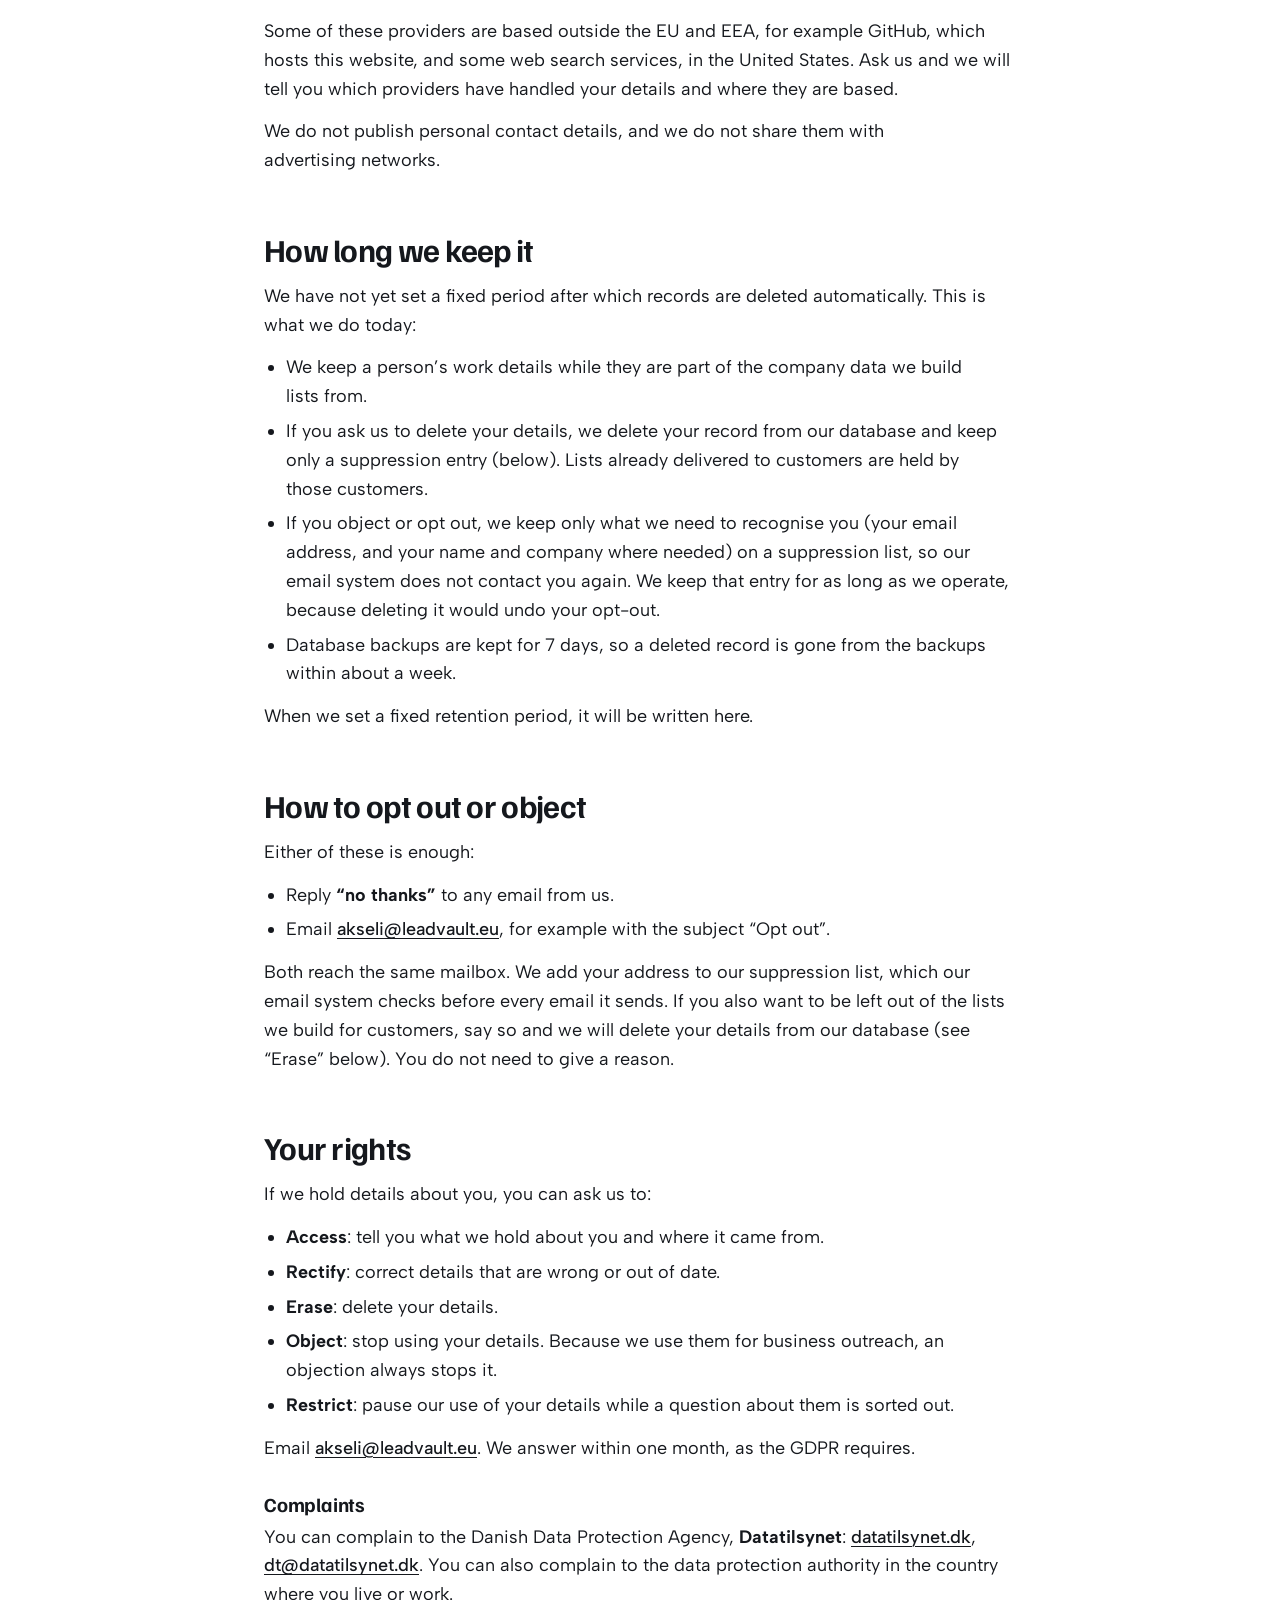
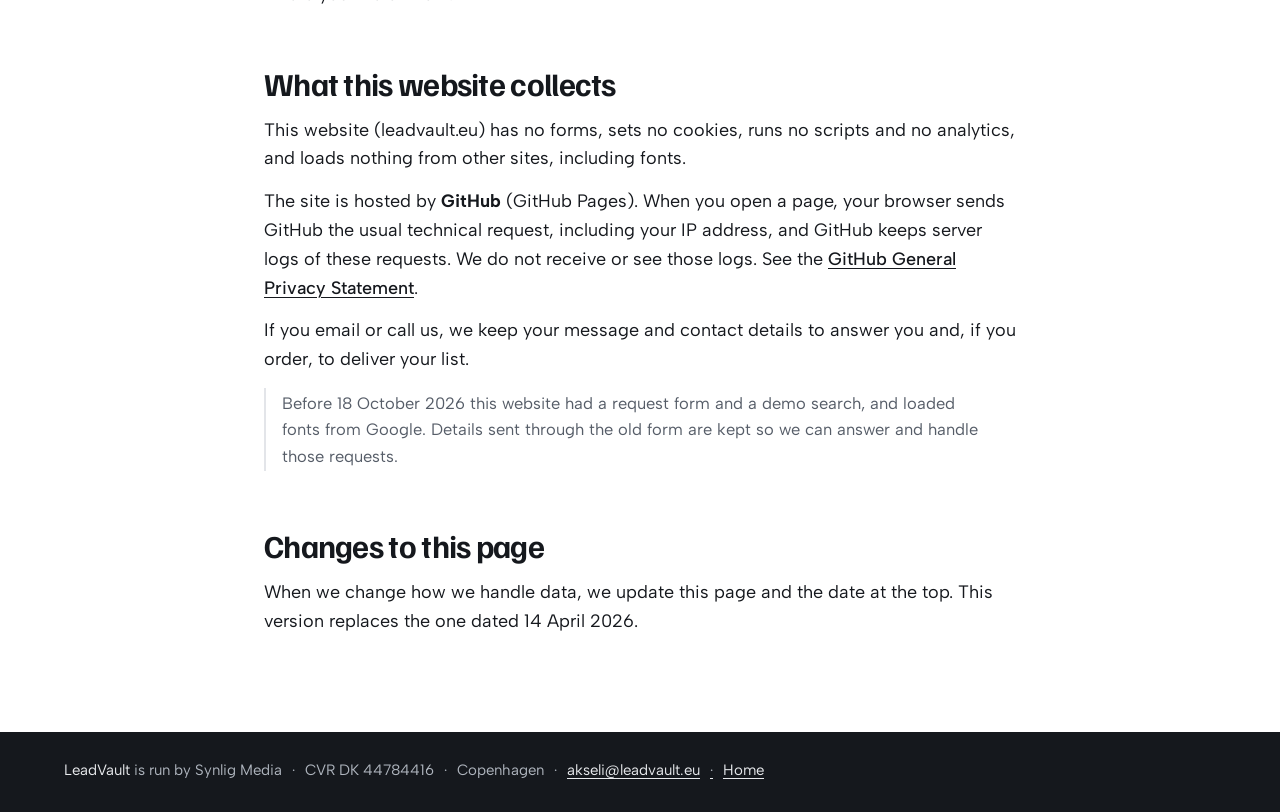
<file: privacy.html>
<!doctype html>
<html lang="en">
<head>
<meta charset="utf-8">
<meta name="viewport" content="width=device-width, initial-scale=1">
<meta name="color-scheme" content="light dark">
<title>Privacy | LeadVault</title>
<meta name="description" content="How LeadVault, run by Synlig Media in Copenhagen, handles business contact data: what we collect, where it comes from, why, how long we keep it, and how to object.">
<link rel="canonical" href="https://leadvault.eu/privacy.html">
<meta name="theme-color" content="#15181D">
<link rel="icon" href="data:image/svg+xml,%3Csvg xmlns='http://www.w3.org/2000/svg' viewBox='0 0 32 32'%3E%3Crect width='32' height='32' rx='7' fill='%2315181D'/%3E%3Cpath d='M11 8v16h11' fill='none' stroke='%23FFC93C' stroke-width='3.5'/%3E%3C/svg%3E">
<link rel="preload" href="fonts/familjen-grotesk.woff2" as="font" type="font/woff2" crossorigin>
<link rel="preload" href="fonts/albert-sans.woff2" as="font" type="font/woff2" crossorigin>
<link rel="stylesheet" href="site.css">
<style>
.page-head{padding:72px 0 8px}
.page-head .wrap,.doc{max-width:800px}
.page-head h1{font:700 60px/1 var(--display);letter-spacing:-.032em}
.page-head p{margin-top:16px;font-size:20px}
.page-head .when{margin-top:8px;font-size:15.5px;color:var(--muted)}
.doc{padding-top:40px;padding-bottom:96px}
.short{border-top:2px solid var(--rule);border-bottom:1px solid var(--line);padding:24px 0 28px}
.short h2{font:700 24px/1.25 var(--display);letter-spacing:-.015em}
.short ul{margin-top:12px;padding-left:20px}
.short li{margin:8px 0}
.toc{margin-top:28px}
.toc h2{font:600 16px/1.3 var(--text);color:var(--muted)}
.toc ul{list-style:none;padding:0;margin-top:8px;display:grid;grid-template-columns:repeat(2,minmax(0,1fr));column-gap:28px}
.toc a{display:flex;align-items:center;min-height:44px;border-bottom:1px solid var(--line);font-size:16.5px;font-weight:500;text-decoration:none}
.toc a:hover{text-decoration:underline}
.doc section{padding-top:56px;scroll-margin-top:16px}
.doc section h2{font:700 32px/1.15 var(--display);letter-spacing:-.022em}
.doc h3{font:700 20px/1.3 var(--display);letter-spacing:-.01em;margin:28px 0 6px}
.doc section > p,.doc section > ul,.doc section > dl{margin-top:14px}
.doc section h3 + p,.doc section h3 + ul{margin-top:6px}
.doc ul{padding-left:22px}
.doc li{margin:6px 0}
.doc a{font-weight:500}
.facts{display:grid;grid-template-columns:auto minmax(0,1fr);gap:0 28px;border-top:1px solid var(--line)}
.facts dt,.facts dd{padding:10px 0;border-bottom:1px solid var(--line)}
.facts dt{font-weight:600;color:var(--muted)}
.facts dd{margin:0}
.aside{margin-top:18px;color:var(--muted);font-size:16.5px;border-left:2px solid var(--line);padding:2px 0 2px 16px}
@media (max-width:720px){
  .page-head{padding:40px 0 0}
  .page-head h1{font-size:40px}
  .page-head p{font-size:17.5px;margin-top:12px}
  .doc{padding-top:28px;padding-bottom:60px}
  .short{padding:20px 0 22px}
  .short h2{font-size:21px}
  .short ul{padding-left:18px}
  .toc ul{grid-template-columns:minmax(0,1fr)}
  .doc section{padding-top:44px}
  .doc section h2{font-size:26px}
  .facts{grid-template-columns:minmax(0,1fr)}
  .facts dt{padding-bottom:0;border-bottom:0}
  .facts dd{padding-top:2px}
}
@media (max-width:440px){.nav .btn-sm{display:none}}
@media print{.nav,.skip,.toc{display:none}body{background:#fff}}
</style>
</head>
<body>
<a class="skip" href="#main">Skip to content</a>

<header class="nav"><div class="wrap">
  <a class="logo" href="index.html">LeadVault</a>
  <div class="nav-end">
    <a class="nav-link" href="#object">How to opt out</a>
    <a class="btn btn-sun btn-sm" href="mailto:akseli@leadvault.eu?subject=Free%20sample&amp;body=Our%20website%3A%20%0D%0AWhat%20we%20sell%3A%20%0D%0ACountries%20we%20want%3A%20">Free sample</a>
  </div>
</div></header>

<main id="main">
  <div class="page-head"><div class="wrap">
    <h1>Privacy</h1>
    <p>How we handle business contact data.</p>
    <p class="when">Last updated 18 October 2026</p>
  </div></div>

  <div class="wrap doc">
    <div class="short">
      <h2>In short</h2>
      <ul>
        <li>We hold the work details of people at companies (name, role, work email, work phone), taken from what companies publish themselves and from official business registers.</li>
        <li>We use them to build lists of likely buyers for companies that sell to businesses, and to contact businesses about LeadVault ourselves.</li>
        <li>We do not buy contact data from data brokers.</li>
        <li>To stop: reply &ldquo;no thanks&rdquo; to any email from us, or write to <a href="mailto:akseli@leadvault.eu?subject=Opt%20out">akseli@leadvault.eu</a>. Your address goes on our suppression list, which our email system checks before every email it sends.</li>
      </ul>
    </div>

    <nav class="toc" aria-label="On this page">
      <h2>On this page</h2>
      <ul>
        <li><a href="#who">Who is responsible</a></li>
        <li><a href="#what">What we collect</a></li>
        <li><a href="#why">Why, and on what basis</a></li>
        <li><a href="#share">Who receives it</a></li>
        <li><a href="#keep">How long we keep it</a></li>
        <li><a href="#object">Opt out or object</a></li>
        <li><a href="#rights">Your rights</a></li>
        <li><a href="#site">This website</a></li>
        <li><a href="#changes">Changes</a></li>
      </ul>
    </nav>

    <section id="who" aria-labelledby="who-h">
      <h2 id="who-h">Who is responsible</h2>
      <p>The controller of the data described here is:</p>
      <dl class="facts">
        <dt>Business</dt><dd>Synlig Media, which runs LeadVault</dd>
        <dt>CVR</dt><dd>DK 44784416</dd>
        <dt>Location</dt><dd>Copenhagen, Denmark</dd>
        <dt>Contact</dt><dd><a href="mailto:akseli@leadvault.eu">akseli@leadvault.eu</a> &middot; <a href="tel:+358445964003">+358 44 596 4003</a> (Akseli Mattila)</dd>
      </dl>
      <p>There is no separate data protection officer. Akseli Mattila answers these requests himself.</p>
    </section>

    <section id="what" aria-labelledby="what-h">
      <h2 id="what-h">What we collect, and from where</h2>
      <h3>About people, in their work role</h3>
      <ul>
        <li>Name and job title</li>
        <li>Work email address</li>
        <li>Work phone number, where the company publishes one</li>
        <li>The company the person works for</li>
        <li>Where we found these details (the company website, often the exact page, or the register entry)</li>
        <li>A link to a public professional profile, in the few cases where we found one</li>
      </ul>
      <h3>About companies</h3>
      <p>Public company data: registered name and number, address, industry, size, founding year, filed annual accounts (such as revenue), the website and what it says the company does, and public notices such as registry changes and public contract awards.</p>
      <h3>Where it comes from</h3>
      <ul>
        <li><strong>Companies&rsquo; own websites</strong>: team, contact and about pages, and their press releases.</li>
        <li><strong>Official business registers and public filings</strong> in each country, including annual accounts and the people a register lists for a company.</li>
        <li><strong>Public notices</strong>, such as registry change feeds and public procurement awards.</li>
      </ul>
      <p>We do not buy contact data from data brokers or contact-data aggregators.</p>
      <h3>Addresses we work out, and how we check them</h3>
      <p>Sometimes a company publishes a person&rsquo;s name and role but not their email. We may then work out the likely address from the format the company uses (for example firstname.lastname@company.com). Our records note which addresses were worked out this way, and we only deliver one after the company&rsquo;s mail server has accepted it.</p>
      <p>To check whether an address can receive mail, we ask the company&rsquo;s mail server. This does not send you an email.</p>
    </section>

    <section id="why" aria-labelledby="why-h">
      <h2 id="why-h">Why we use it, and on what legal basis</h2>
      <ul>
        <li><strong>Lists for our customers.</strong> We build lists of companies likely to buy a customer&rsquo;s product, with the people whose role makes them relevant. Our customers are companies that sell to other businesses.</li>
        <li><strong>Our own outreach.</strong> We email businesses about LeadVault. These emails include a short free sample of a few companies, with the names and roles of people there, so the recipient can judge the quality of a list.</li>
      </ul>
      <p>The legal basis is <strong>legitimate interest</strong> (Article 6(1)(f) of the GDPR): our interest, and our customers&rsquo; interest, in contacting businesses about products relevant to the work of the person contacted. We hold only work details in a business role, keep where each detail came from, and stop as soon as someone objects.</p>
      <p>We make no automated decisions about people that have legal or similarly significant effects on them.</p>
    </section>

    <section id="share" aria-labelledby="share-h">
      <h2 id="share-h">Who receives it</h2>
      <ul>
        <li><strong>Our customers</strong> receive the list they ordered. Prospective customers receive a free sample of a few rows.</li>
        <li><strong>Service providers that run our systems</strong>: server hosting, backup storage, email sending, and AI language-model services we use to read and summarise company web pages.</li>
        <li><strong>Web search services</strong> receive a person&rsquo;s name and company as a search query when we look for a public professional profile.</li>
      </ul>
      <p>Some of these providers are based outside the EU and EEA, for example GitHub, which hosts this website, and some web search services, in the United States. Ask us and we will tell you which providers have handled your details and where they are based.</p>
      <p>We do not publish personal contact details, and we do not share them with advertising networks.</p>
    </section>

    <section id="keep" aria-labelledby="keep-h">
      <h2 id="keep-h">How long we keep it</h2>
      <p>We have not yet set a fixed period after which records are deleted automatically. This is what we do today:</p>
      <ul>
        <li>We keep a person&rsquo;s work details while they are part of the company data we build lists from.</li>
        <li>If you ask us to delete your details, we delete your record from our database and keep only a suppression entry (below). Lists already delivered to customers are held by those customers.</li>
        <li>If you object or opt out, we keep only what we need to recognise you (your email address, and your name and company where needed) on a suppression list, so our email system does not contact you again. We keep that entry for as long as we operate, because deleting it would undo your opt-out.</li>
        <li>Database backups are kept for 7 days, so a deleted record is gone from the backups within about a week.</li>
      </ul>
      <p>When we set a fixed retention period, it will be written here.</p>
    </section>

    <section id="object" aria-labelledby="object-h">
      <h2 id="object-h">How to opt out or object</h2>
      <p>Either of these is enough:</p>
      <ul>
        <li>Reply <strong>&ldquo;no thanks&rdquo;</strong> to any email from us.</li>
        <li>Email <a href="mailto:akseli@leadvault.eu?subject=Opt%20out">akseli@leadvault.eu</a>, for example with the subject &ldquo;Opt out&rdquo;.</li>
      </ul>
      <p>Both reach the same mailbox. We add your address to our suppression list, which our email system checks before every email it sends. If you also want to be left out of the lists we build for customers, say so and we will delete your details from our database (see &ldquo;Erase&rdquo; below). You do not need to give a reason.</p>
    </section>

    <section id="rights" aria-labelledby="rights-h">
      <h2 id="rights-h">Your rights</h2>
      <p>If we hold details about you, you can ask us to:</p>
      <ul>
        <li><strong>Access</strong>: tell you what we hold about you and where it came from.</li>
        <li><strong>Rectify</strong>: correct details that are wrong or out of date.</li>
        <li><strong>Erase</strong>: delete your details.</li>
        <li><strong>Object</strong>: stop using your details. Because we use them for business outreach, an objection always stops it.</li>
        <li><strong>Restrict</strong>: pause our use of your details while a question about them is sorted out.</li>
      </ul>
      <p>Email <a href="mailto:akseli@leadvault.eu">akseli@leadvault.eu</a>. We answer within one month, as the GDPR requires.</p>
      <h3>Complaints</h3>
      <p>You can complain to the Danish Data Protection Agency, <strong>Datatilsynet</strong>: <a href="https://www.datatilsynet.dk/">datatilsynet.dk</a>, <a href="mailto:dt@datatilsynet.dk">dt@datatilsynet.dk</a>. You can also complain to the data protection authority in the country where you live or work.</p>
    </section>

    <section id="site" aria-labelledby="site-h">
      <h2 id="site-h">What this website collects</h2>
      <p>This website (leadvault.eu) has no forms, sets no cookies, runs no scripts and no analytics, and loads nothing from other sites, including fonts.</p>
      <p>The site is hosted by <strong>GitHub</strong> (GitHub Pages). When you open a page, your browser sends GitHub the usual technical request, including your IP address, and GitHub keeps server logs of these requests. We do not receive or see those logs. See the <a href="https://docs.github.com/en/site-policy/privacy-policies/github-general-privacy-statement">GitHub General Privacy Statement</a>.</p>
      <p>If you email or call us, we keep your message and contact details to answer you and, if you order, to deliver your list.</p>
      <p class="aside">Before 18 October 2026 this website had a request form and a demo search, and loaded fonts from Google. Details sent through the old form are kept so we can answer and handle those requests.</p>
    </section>

    <section id="changes" aria-labelledby="changes-h">
      <h2 id="changes-h">Changes to this page</h2>
      <p>When we change how we handle data, we update this page and the date at the top. This version replaces the one dated 14 April 2026.</p>
    </section>
  </div>
</main>

<div class="band"><footer class="foot"><div class="wrap">
  <p><span><span class="name">LeadVault</span> is run by Synlig Media</span><span class="nw">CVR DK 44784416</span><span>Copenhagen</span><a href="mailto:akseli@leadvault.eu">akseli@leadvault.eu</a><a href="index.html">Home</a></p>
</div></footer></div>
</body>
</html>
</file>
<file: site.css>
/* LeadVault shared styles (index.html + privacy.html). Fonts are self-hosted from /fonts; nothing is loaded from other sites. */
@font-face{font-family:"Familjen Grotesk";src:url("fonts/familjen-grotesk.woff2") format("woff2");font-weight:400 700;font-style:normal;font-display:swap}
@font-face{font-family:"Albert Sans";src:url("fonts/albert-sans.woff2") format("woff2");font-weight:100 900;font-style:normal;font-display:swap}

:root{
  color-scheme:light dark;
  --bg:#FFFFFF; --ink:#15181D; --muted:#565D68; --line:#E3E5E9; --rule:#15181D;
  --sun:#FFC93C; --sun-hover:#FFD45F; --sun-ink:#1B1400;
  --dark:#15181D; --on-dark:#E8EAED; --on-dark-muted:#AEB4BD; --dark-line:rgba(255,255,255,.16);
  --display:"Familjen Grotesk",ui-sans-serif,system-ui,-apple-system,"Segoe UI",Roboto,Arial,sans-serif;
  --text:"Albert Sans",ui-sans-serif,system-ui,-apple-system,"Segoe UI",Roboto,Arial,sans-serif;
}
@media (prefers-color-scheme:dark){
  :root:not([data-theme="light"]){
    --bg:#0F1114; --ink:#E8EAED; --muted:#A6ADB8; --line:#272B32; --rule:#E8EAED;
    --dark:#1A1D22; --dark-line:rgba(255,255,255,.12);
  }
}
:root[data-theme="dark"]{
  --bg:#0F1114; --ink:#E8EAED; --muted:#A6ADB8; --line:#272B32; --rule:#E8EAED;
  --dark:#1A1D22; --dark-line:rgba(255,255,255,.12);
}

*,*::before,*::after{box-sizing:border-box}
html{-webkit-text-size-adjust:100%;scroll-behavior:smooth}
body{margin:0;background:var(--bg);color:var(--ink);font:400 18px/1.6 var(--text);-webkit-font-smoothing:antialiased;overflow-wrap:break-word}
h1,h2,h3,p,ul,ol,figure,dl{margin:0}
h1,h2,h3{text-wrap:balance}
p,li{text-wrap:pretty}
a{color:inherit;text-decoration-thickness:1px;text-underline-offset:3px}
a:hover{text-decoration-thickness:2px}
a:focus-visible{outline:3px solid var(--sun);outline-offset:3px;border-radius:3px}
img,svg{display:block}
a[href^="tel:"]{white-space:nowrap}
.wrap{max-width:1200px;margin:0 auto;padding:0 24px}
.skip{position:absolute;left:16px;top:-60px;background:var(--sun);color:var(--sun-ink);padding:10px 14px;font-weight:600;border-radius:8px;z-index:10;text-decoration:none}
.skip:focus{top:10px}

/* buttons */
.btn{display:inline-flex;align-items:center;justify-content:center;gap:10px;min-height:48px;font:600 17px/1.1 var(--text);text-decoration:none;border-radius:8px;padding:15px 22px;white-space:nowrap;transition:background-color .15s,box-shadow .15s}
.btn svg{width:18px;height:18px;flex:none}
.btn-sun{background:var(--sun);color:var(--sun-ink)}
.btn-sun:hover{background:var(--sun-hover)}
.btn-line{color:var(--ink);box-shadow:inset 0 0 0 1.5px var(--ink)}
.btn-line:hover{background:var(--ink);color:var(--bg)}
.btn-sm{min-height:44px;padding:11px 16px;font-size:15.5px}

/* nav */
.nav .wrap{display:flex;align-items:center;gap:28px;height:76px;border-bottom:1px solid var(--line)}
.logo{font:700 24px/1 var(--display);letter-spacing:-.03em;color:var(--ink);text-decoration:none;padding:12px 0}
.nav-end{margin-left:auto;display:flex;align-items:center;gap:26px}
.nav-link{font-size:16px;font-weight:500;text-decoration:none;padding:12px 0}
.nav-link:hover{text-decoration:underline}

/* sections */
.sec{padding:96px 0}
.sec + .sec .wrap > .inner,.sec + .sec .wrap > div{border-top:1px solid var(--line);padding-top:96px}
.sec + .sec{padding-top:0}
h2{font:700 40px/1.1 var(--display);letter-spacing:-.025em;color:var(--ink)}
.muted{color:var(--muted)}

/* dark band (closing call + footer on the homepage, footer on privacy) */
.band{background:var(--dark);color:var(--on-dark)}
.foot{font-size:15px;color:var(--on-dark-muted);padding:26px 0 30px}
.foot p{display:flex;flex-wrap:wrap;gap:4px 0}
.foot p > *:not(:last-child)::after{content:"\00B7";margin:0 10px;color:var(--on-dark-muted)}
.foot a{color:var(--on-dark);display:inline-block;padding:11px 0;margin:-11px 0}
.foot .name{color:var(--on-dark)}
.foot .nw{white-space:nowrap}

@media (max-width:720px){
  body{font-size:17px;line-height:1.58}
  .wrap{padding:0 20px}
  .nav .wrap{height:64px;gap:12px}
  .logo{font-size:21px}
  .nav-end{gap:18px}
  .sec{padding:52px 0}
  .sec + .sec .wrap > .inner,.sec + .sec .wrap > div{padding-top:52px}
  h2{font-size:29px;line-height:1.12}
  .foot{font-size:14.5px;padding:22px 0 28px}
  .foot p{display:block;line-height:1.5}
  .foot p > *{display:inline}
  .foot p > *:not(:last-child)::after{margin:0 7px}
  .foot a{display:inline-block;padding:11px 0;margin:-7px 0}
}
@media (prefers-reduced-motion:reduce){html{scroll-behavior:auto}.btn{transition:none}}
</file>
